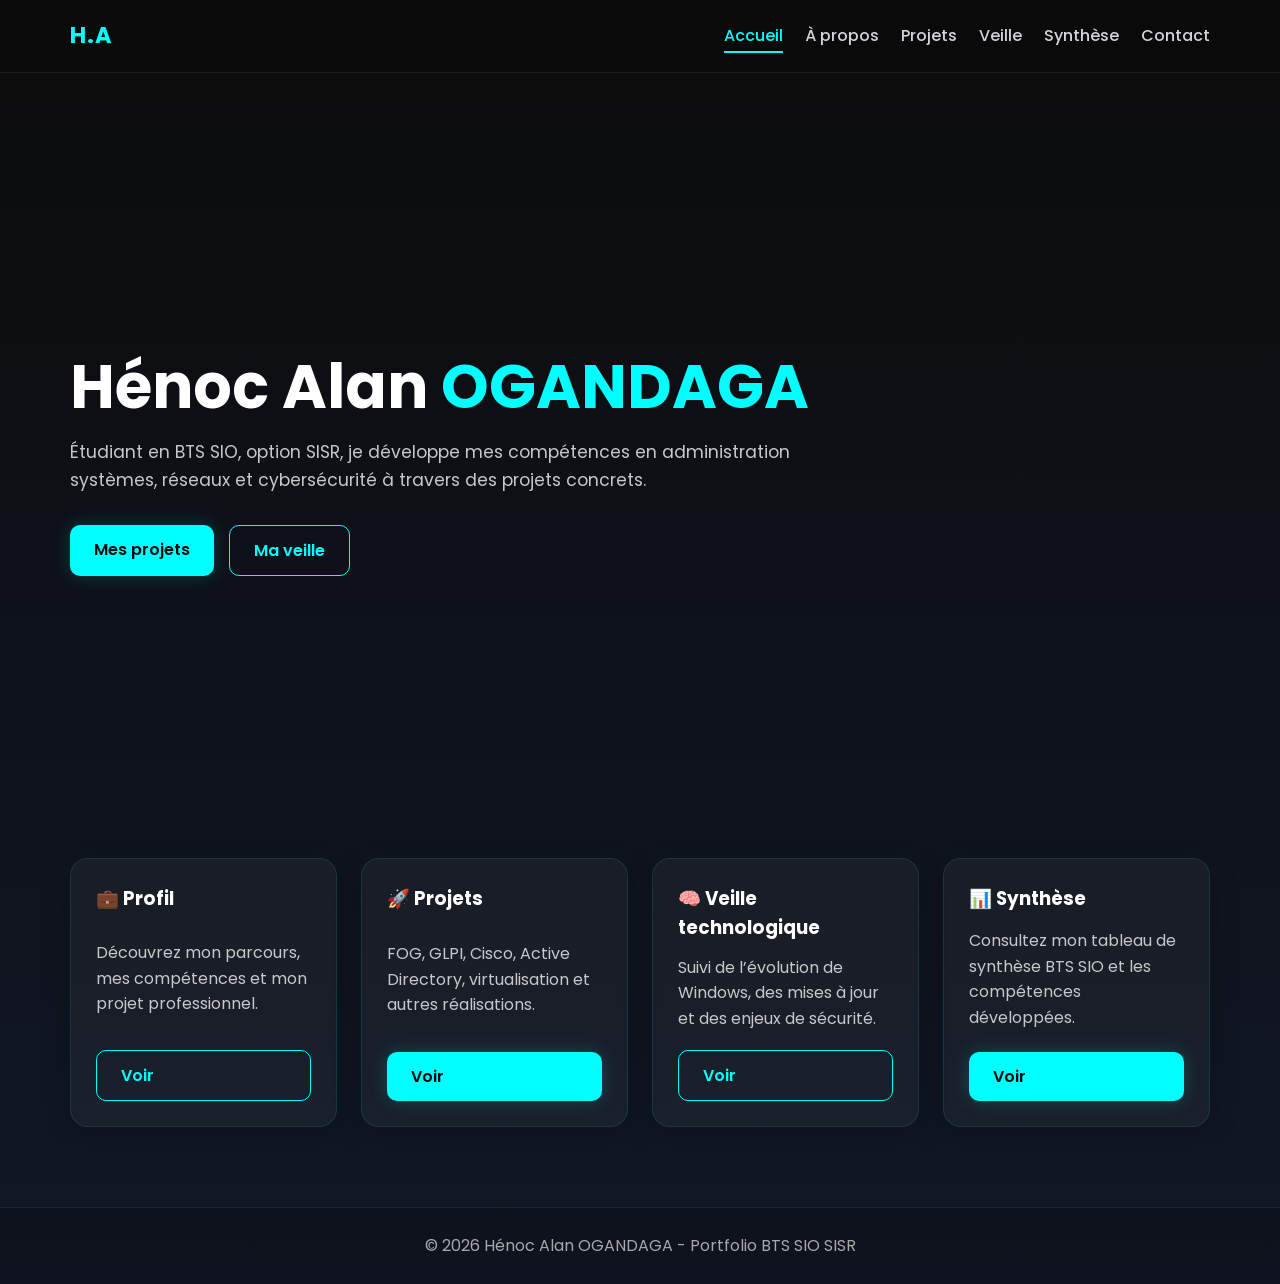
<file: index.html>
<!DOCTYPE html>
<html lang="fr">
<head>
  <meta charset="UTF-8">
  <meta name="viewport" content="width=device-width, initial-scale=1.0">
  <title>Portfolio - Hénoc Alan OGANDAGA</title>
  <link rel="stylesheet" href="style.css">
  <link href="https://fonts.googleapis.com/css2?family=Poppins:wght@400;500;600;700&display=swap" rel="stylesheet">
</head>
<body>

  <header>
    <nav>
      <div class="logo">H.A</div>
      <ul>
        <li><a href="index.html" class="active">Accueil</a></li>
        <li><a href="about.html">À propos</a></li>
        <li><a href="projects.html">Projets</a></li>
        <li><a href="veille.html">Veille</a></li>
        <li><a href="synthese.html">Synthèse</a></li>
        <li><a href="contact.html">Contact</a></li>
      </ul>
    </nav>
  </header>

  <section class="hero">
    <h1>Hénoc Alan <span>OGANDAGA</span></h1>
    <p>
      Étudiant en BTS SIO, option SISR, je développe mes compétences en administration
      systèmes, réseaux et cybersécurité à travers des projets concrets.
    </p>

    <div class="hero-buttons">
      <a href="projects.html" class="btn">Mes projets</a>
      <a href="veille.html" class="btn-outline">Ma veille</a>
    </div>
  </section>

  <section class="info-blocks">
    <div class="block">
      <h3>💼 Profil</h3>
      <p>Découvrez mon parcours, mes compétences et mon projet professionnel.</p>
      <a href="about.html" class="btn-outline">Voir</a>
    </div>

    <div class="block">
      <h3>🚀 Projets</h3>
      <p>FOG, GLPI, Cisco, Active Directory, virtualisation et autres réalisations.</p>
      <a href="projects.html" class="btn">Voir</a>
    </div>

    <div class="block">
      <h3>🧠 Veille technologique</h3>
      <p>Suivi de l’évolution de Windows, des mises à jour et des enjeux de sécurité.</p>
      <a href="veille.html" class="btn-outline">Voir</a>
    </div>

    <div class="block">
      <h3>📊 Synthèse</h3>
      <p>Consultez mon tableau de synthèse BTS SIO et les compétences développées.</p>
      <a href="synthese.html" class="btn">Voir</a>
    </div>
  </section>

  <footer>
    © 2026 Hénoc Alan OGANDAGA - Portfolio BTS SIO SISR
  </footer>

</body>
</html>
</file>
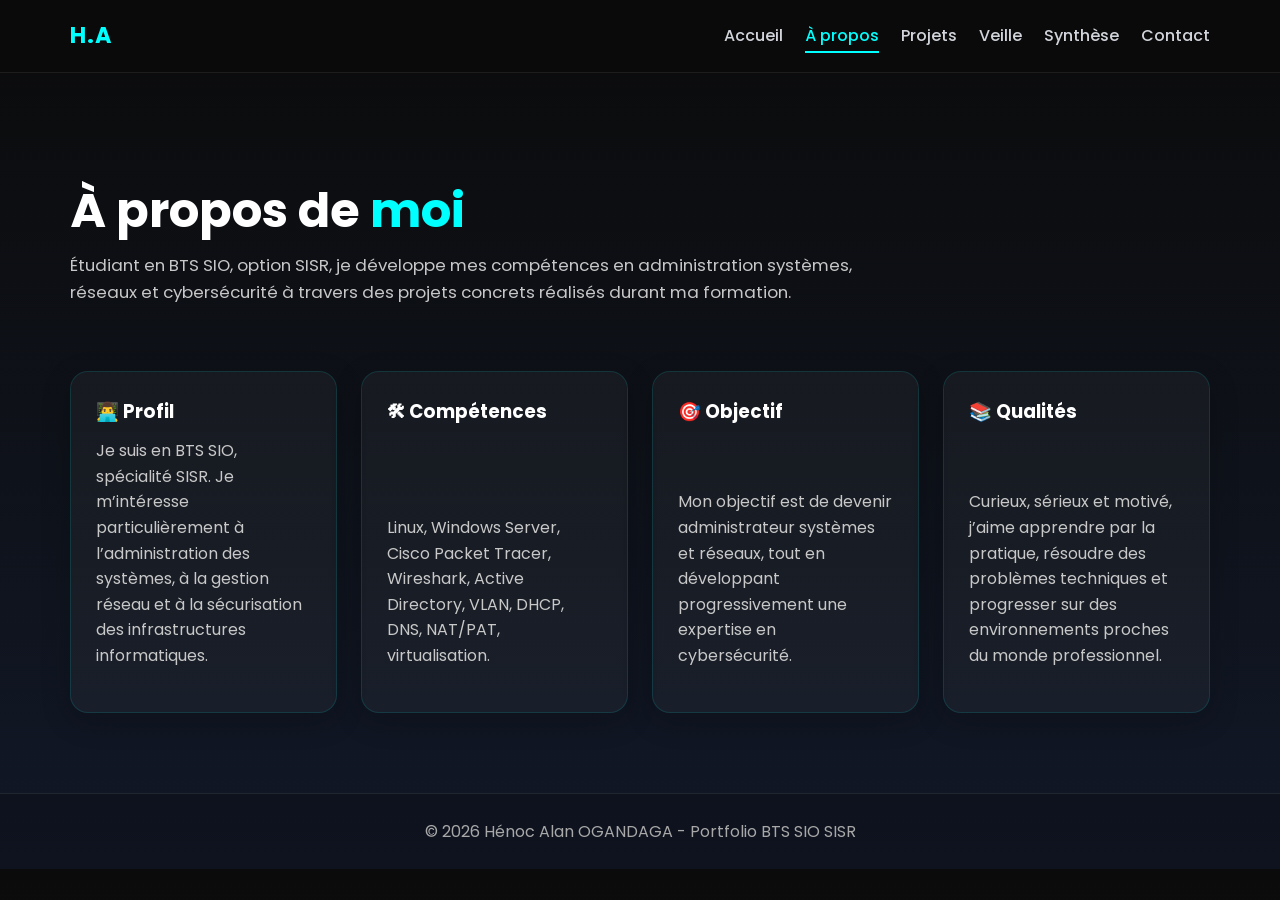
<file: about.html>
<!DOCTYPE html>
<html lang="fr">
<head>
  <meta charset="UTF-8">
  <meta name="viewport" content="width=device-width, initial-scale=1.0">
  <title>À propos - Hénoc Alan OGANDAGA</title>
  <link rel="stylesheet" href="style.css">
  <link href="https://fonts.googleapis.com/css2?family=Poppins:wght@400;500;600;700&display=swap" rel="stylesheet">
</head>
<body>

  <header>
    <nav>
      <div class="logo">H.A</div>
      <ul>
        <li><a href="index.html">Accueil</a></li>
        <li><a href="about.html" class="active">À propos</a></li>
        <li><a href="projects.html">Projets</a></li>
        <li><a href="veille.html">Veille</a></li>
        <li><a href="synthese.html">Synthèse</a></li>
        <li><a href="contact.html">Contact</a></li>
      </ul>
    </nav>
  </header>

  <section class="page-hero">
    <h1>À propos de <span>moi</span></h1>
    <p>
      Étudiant en BTS SIO, option SISR, je développe mes compétences en administration systèmes,
      réseaux et cybersécurité à travers des projets concrets réalisés durant ma formation.
    </p>
  </section>

  <section class="info-blocks">
    <div class="block">
      <h3>👨‍💻 Profil</h3>
      <p>
        Je suis en BTS SIO, spécialité SISR. Je m’intéresse particulièrement à l’administration
        des systèmes, à la gestion réseau et à la sécurisation des infrastructures informatiques.
      </p>
    </div>

    <div class="block">
      <h3>🛠 Compétences</h3>
      <p>
        Linux, Windows Server, Cisco Packet Tracer, Wireshark, Active Directory, VLAN,
        DHCP, DNS, NAT/PAT, virtualisation.
      </p>
    </div>

    <div class="block">
      <h3>🎯 Objectif</h3>
      <p>
        Mon objectif est de devenir administrateur systèmes et réseaux, tout en développant
        progressivement une expertise en cybersécurité.
      </p>
    </div>

    <div class="block">
      <h3>📚 Qualités</h3>
      <p>
        Curieux, sérieux et motivé, j’aime apprendre par la pratique, résoudre des problèmes
        techniques et progresser sur des environnements proches du monde professionnel.
      </p>
    </div>
  </section>

  <footer>
    © 2026 Hénoc Alan OGANDAGA - Portfolio BTS SIO SISR
  </footer>

</body>
</html>
</file>
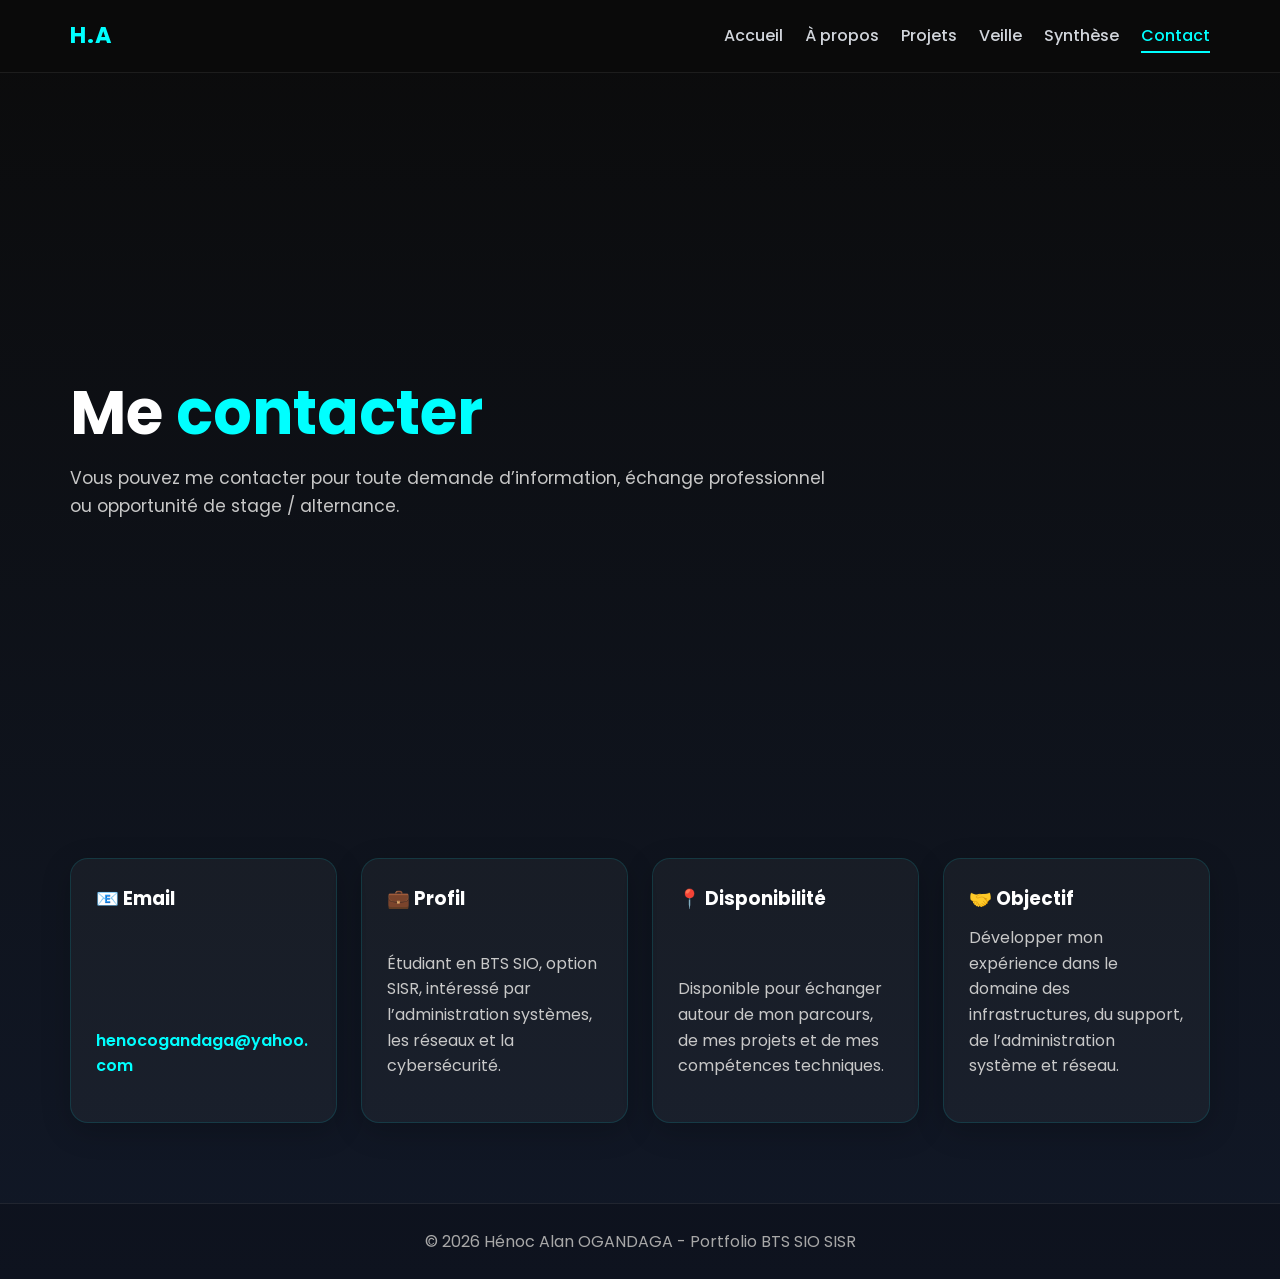
<file: contact.html>
<!DOCTYPE html>
<html lang="fr">
<head>
  <meta charset="UTF-8">
  <meta name="viewport" content="width=device-width, initial-scale=1.0">
  <title>Contact - Hénoc Alan OGANDAGA</title>
  <link rel="stylesheet" href="style.css">
  <link href="https://fonts.googleapis.com/css2?family=Poppins:wght@400;500;600;700&display=swap" rel="stylesheet">
</head>
<body>

  <header>
    <nav>
      <div class="logo">H.A</div>
      <ul>
        <li><a href="index.html">Accueil</a></li>
        <li><a href="about.html">À propos</a></li>
        <li><a href="projects.html">Projets</a></li>
        <li><a href="veille.html">Veille</a></li>
        <li><a href="synthese.html">Synthèse</a></li>
        <li><a href="contact.html" class="active">Contact</a></li>
      </ul>
    </nav>
  </header>

  <section class="hero">
    <h1>Me <span>contacter</span></h1>
    <p>
      Vous pouvez me contacter pour toute demande d’information, échange professionnel
      ou opportunité de stage / alternance.
    </p>
  </section>

  <section class="info-blocks">
    <div class="block">
      <h3>📧 Email</h3>
      <p>
        <a href="mailto:henocogandaga@yahoo.com" class="contact-link">
          henocogandaga@yahoo.com
        </a>
      </p>
    </div>

    <div class="block">
      <h3>💼 Profil</h3>
      <p>
        Étudiant en BTS SIO, option SISR, intéressé par l’administration systèmes,
        les réseaux et la cybersécurité.
      </p>
    </div>

    <div class="block">
      <h3>📍 Disponibilité</h3>
      <p>
        Disponible pour échanger autour de mon parcours, de mes projets
        et de mes compétences techniques.
      </p>
    </div>

    <div class="block">
      <h3>🤝 Objectif</h3>
      <p>
        Développer mon expérience dans le domaine des infrastructures,
        du support, de l’administration système et réseau.
      </p>
    </div>
  </section>

  <footer>
    © 2026 Hénoc Alan OGANDAGA - Portfolio BTS SIO SISR
  </footer>

</body>
</html>
</file>
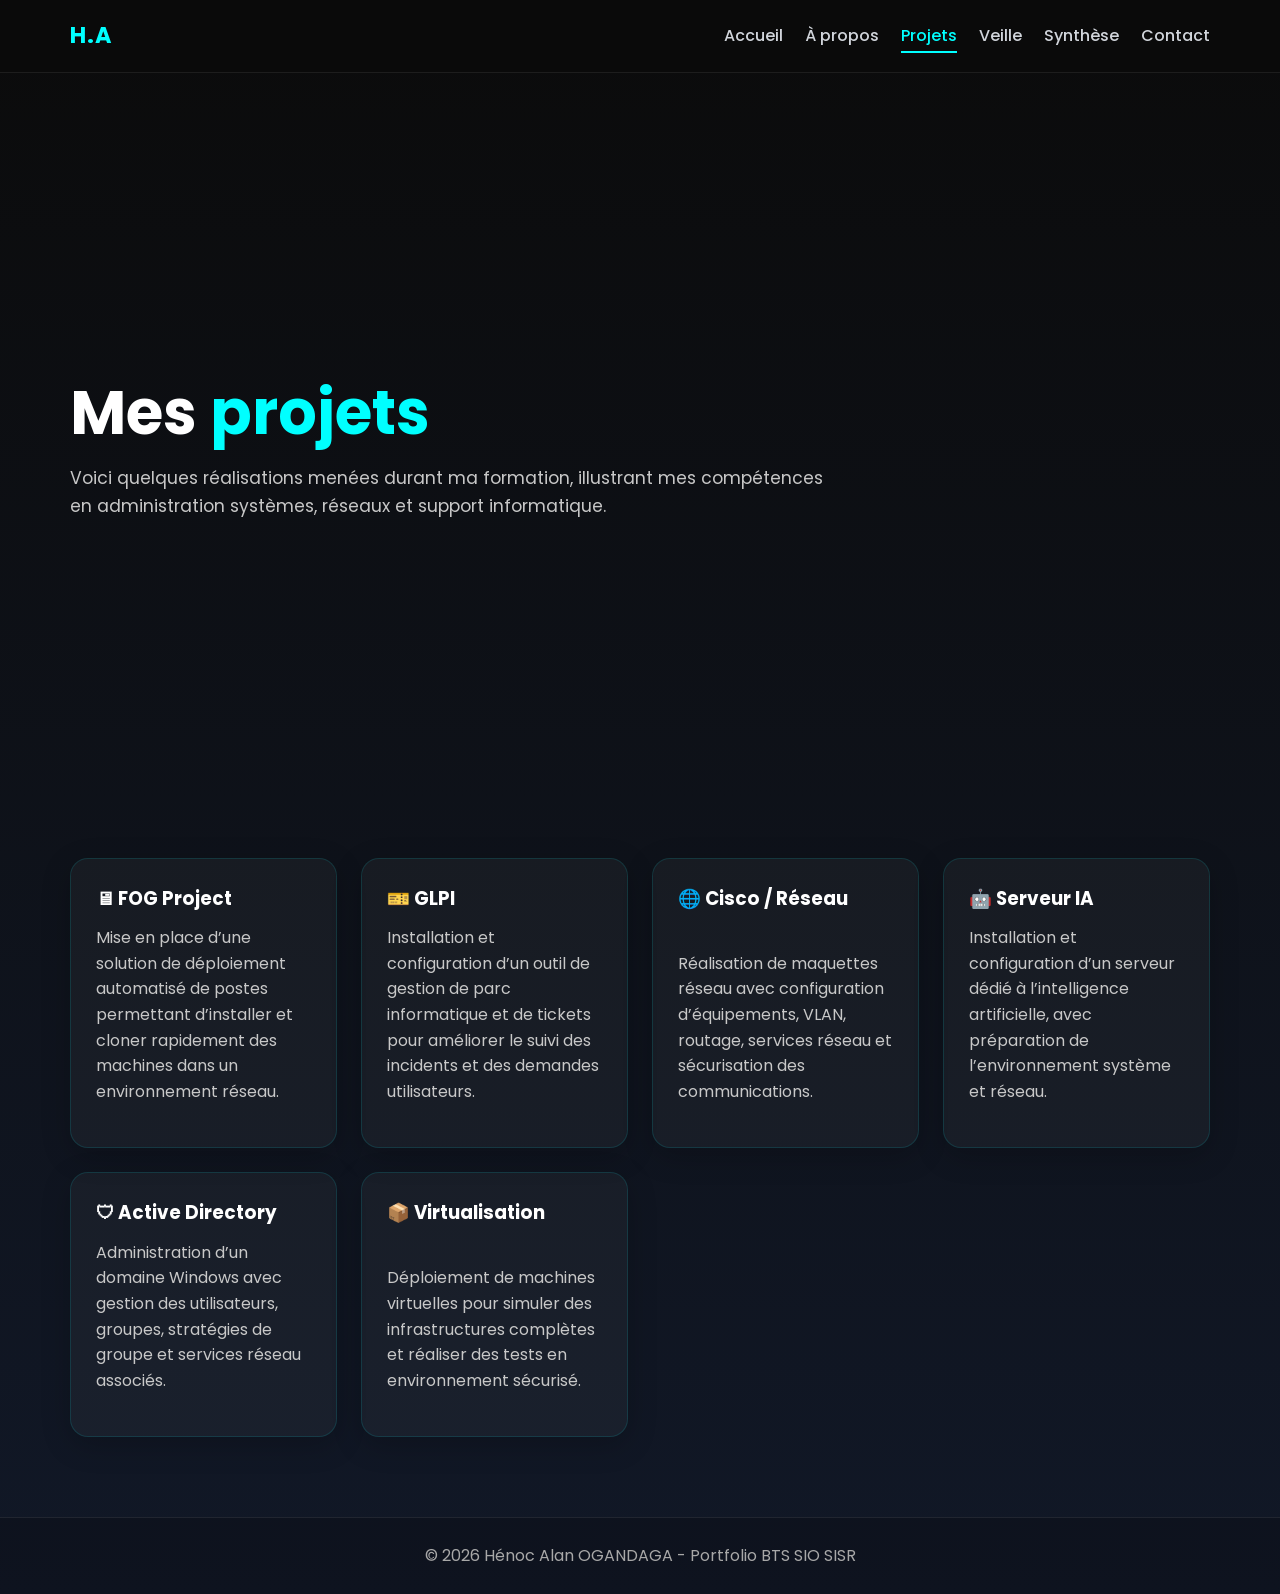
<file: projects.html>
<!DOCTYPE html>
<html lang="fr">
<head>
  <meta charset="UTF-8">
  <meta name="viewport" content="width=device-width, initial-scale=1.0">
  <title>Projets - Hénoc Alan OGANDAGA</title>
  <link rel="stylesheet" href="style.css">
  <link href="https://fonts.googleapis.com/css2?family=Poppins:wght@400;500;600;700&display=swap" rel="stylesheet">
</head>
<body>

  <header>
    <nav>
      <div class="logo">H.A</div>
      <ul>
        <li><a href="index.html">Accueil</a></li>
        <li><a href="about.html">À propos</a></li>
        <li><a href="projects.html" class="active">Projets</a></li>
        <li><a href="veille.html">Veille</a></li>
        <li><a href="synthese.html">Synthèse</a></li>
        <li><a href="contact.html">Contact</a></li>
      </ul>
    </nav>
  </header>

  <section class="hero">
    <h1>Mes <span>projets</span></h1>
    <p>
      Voici quelques réalisations menées durant ma formation, illustrant mes compétences
      en administration systèmes, réseaux et support informatique.
    </p>
  </section>

  <section class="info-blocks">
    <div class="block">
      <h3>🖥 FOG Project</h3>
      <p>
        Mise en place d’une solution de déploiement automatisé de postes permettant
        d’installer et cloner rapidement des machines dans un environnement réseau.
      </p>
    </div>

    <div class="block">
      <h3>🎫 GLPI</h3>
      <p>
        Installation et configuration d’un outil de gestion de parc informatique
        et de tickets pour améliorer le suivi des incidents et des demandes utilisateurs.
      </p>
    </div>

    <div class="block">
      <h3>🌐 Cisco / Réseau</h3>
      <p>
        Réalisation de maquettes réseau avec configuration d’équipements, VLAN,
        routage, services réseau et sécurisation des communications.
      </p>
    </div>

    <div class="block">
      <h3>🤖 Serveur IA</h3>
      <p>
        Installation et configuration d’un serveur dédié à l’intelligence artificielle,
        avec préparation de l’environnement système et réseau.
      </p>
    </div>

    <div class="block">
      <h3>🛡 Active Directory</h3>
      <p>
        Administration d’un domaine Windows avec gestion des utilisateurs,
        groupes, stratégies de groupe et services réseau associés.
      </p>
    </div>

    <div class="block">
      <h3>📦 Virtualisation</h3>
      <p>
        Déploiement de machines virtuelles pour simuler des infrastructures
        complètes et réaliser des tests en environnement sécurisé.
      </p>
    </div>
  </section>

  <footer>
    © 2026 Hénoc Alan OGANDAGA - Portfolio BTS SIO SISR
  </footer>

</body>
</html>
</file>
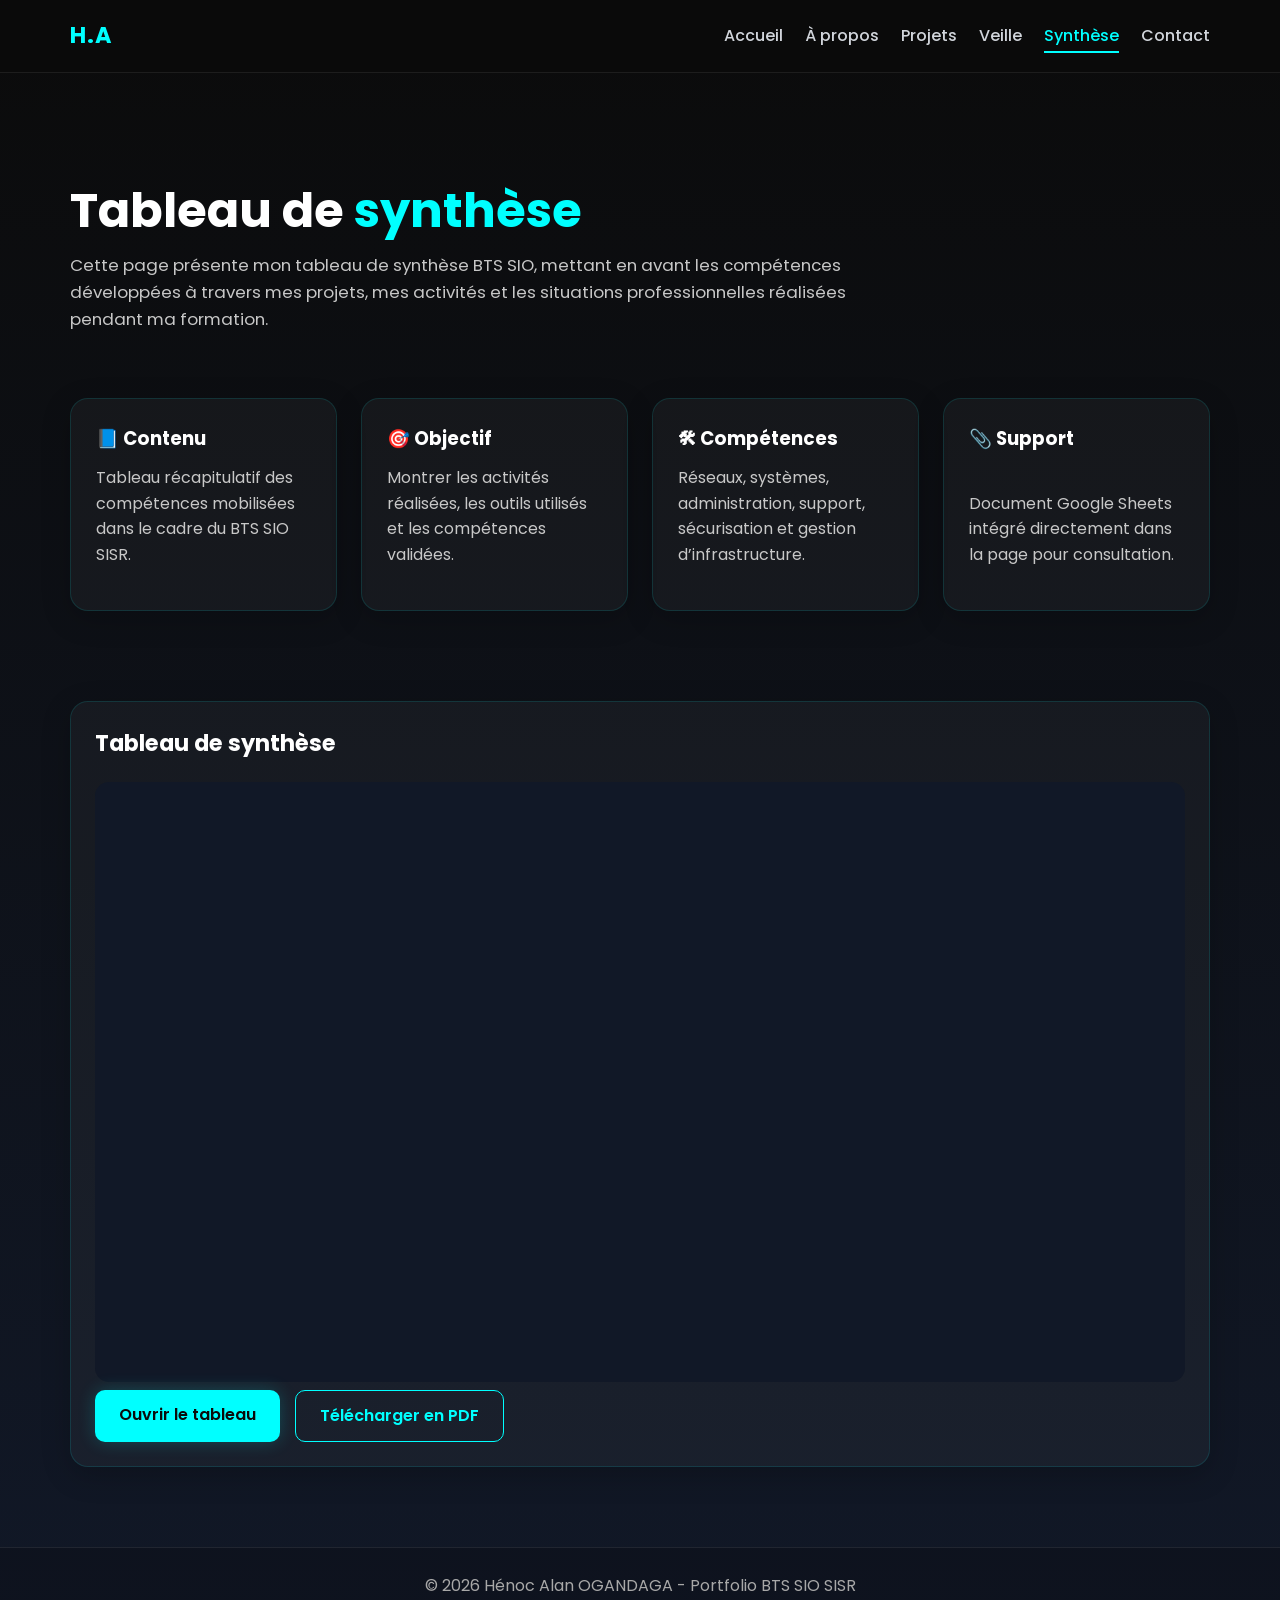
<file: synthese.html>
<!DOCTYPE html>
<html lang="fr">
<head>
  <meta charset="UTF-8">
  <meta name="viewport" content="width=device-width, initial-scale=1.0">
  <title>Synthèse - Hénoc Alan OGANDAGA</title>
  <link rel="stylesheet" href="style.css">
  <link href="https://fonts.googleapis.com/css2?family=Poppins:wght@400;500;600;700&display=swap" rel="stylesheet">
</head>
<body>

<header>
  <nav>
    <div class="logo">H.A</div>
    <ul>
      <li><a href="index.html">Accueil</a></li>
      <li><a href="about.html">À propos</a></li>
      <li><a href="projects.html">Projets</a></li>
      <li><a href="veille.html">Veille</a></li>
      <li><a href="synthese.html" class="active">Synthèse</a></li>
      <li><a href="contact.html">Contact</a></li>
    </ul>
  </nav>
</header>

<section class="page-hero">
  <h1>Tableau de <span>synthèse</span></h1>
  <p>
    Cette page présente mon tableau de synthèse BTS SIO, mettant en avant
    les compétences développées à travers mes projets, mes activités et
    les situations professionnelles réalisées pendant ma formation.
  </p>
</section>

<section class="info-blocks">
  <div class="block">
    <h3>📘 Contenu</h3>
    <p>
      Tableau récapitulatif des compétences mobilisées dans le cadre du BTS SIO SISR.
    </p>
  </div>

  <div class="block">
    <h3>🎯 Objectif</h3>
    <p>
      Montrer les activités réalisées, les outils utilisés et les compétences validées.
    </p>
  </div>

  <div class="block">
    <h3>🛠 Compétences</h3>
    <p>
      Réseaux, systèmes, administration, support, sécurisation et gestion d’infrastructure.
    </p>
  </div>

  <div class="block">
    <h3>📎 Support</h3>
    <p>
      Document Google Sheets intégré directement dans la page pour consultation.
    </p>
  </div>
</section>

<section class="presentation-section">
  <div class="presentation-card">
    <h2>Tableau de synthèse</h2>

    <iframe 
      src="https://docs.google.com/spreadsheets/d/1VLZqQ57CY3e531BcMDynjGAliVUz3rfY/preview"
      allowfullscreen>
    </iframe>

    <div class="presentation-actions">
      <a href="https://docs.google.com/spreadsheets/d/1VLZqQ57CY3e531BcMDynjGAliVUz3rfY/preview" target="_blank" class="btn">
        Ouvrir le tableau
      </a>

      <a href="https://docs.google.com/spreadsheets/d/1VLZqQ57CY3e531BcMDynjGAliVUz3rfY/export?format=pdf" target="_blank" class="btn-outline">
        Télécharger en PDF
      </a>
    </div>
  </div>
</section>

<footer>
  © 2026 Hénoc Alan OGANDAGA - Portfolio BTS SIO SISR
</footer>

</body>
</html>
</file>
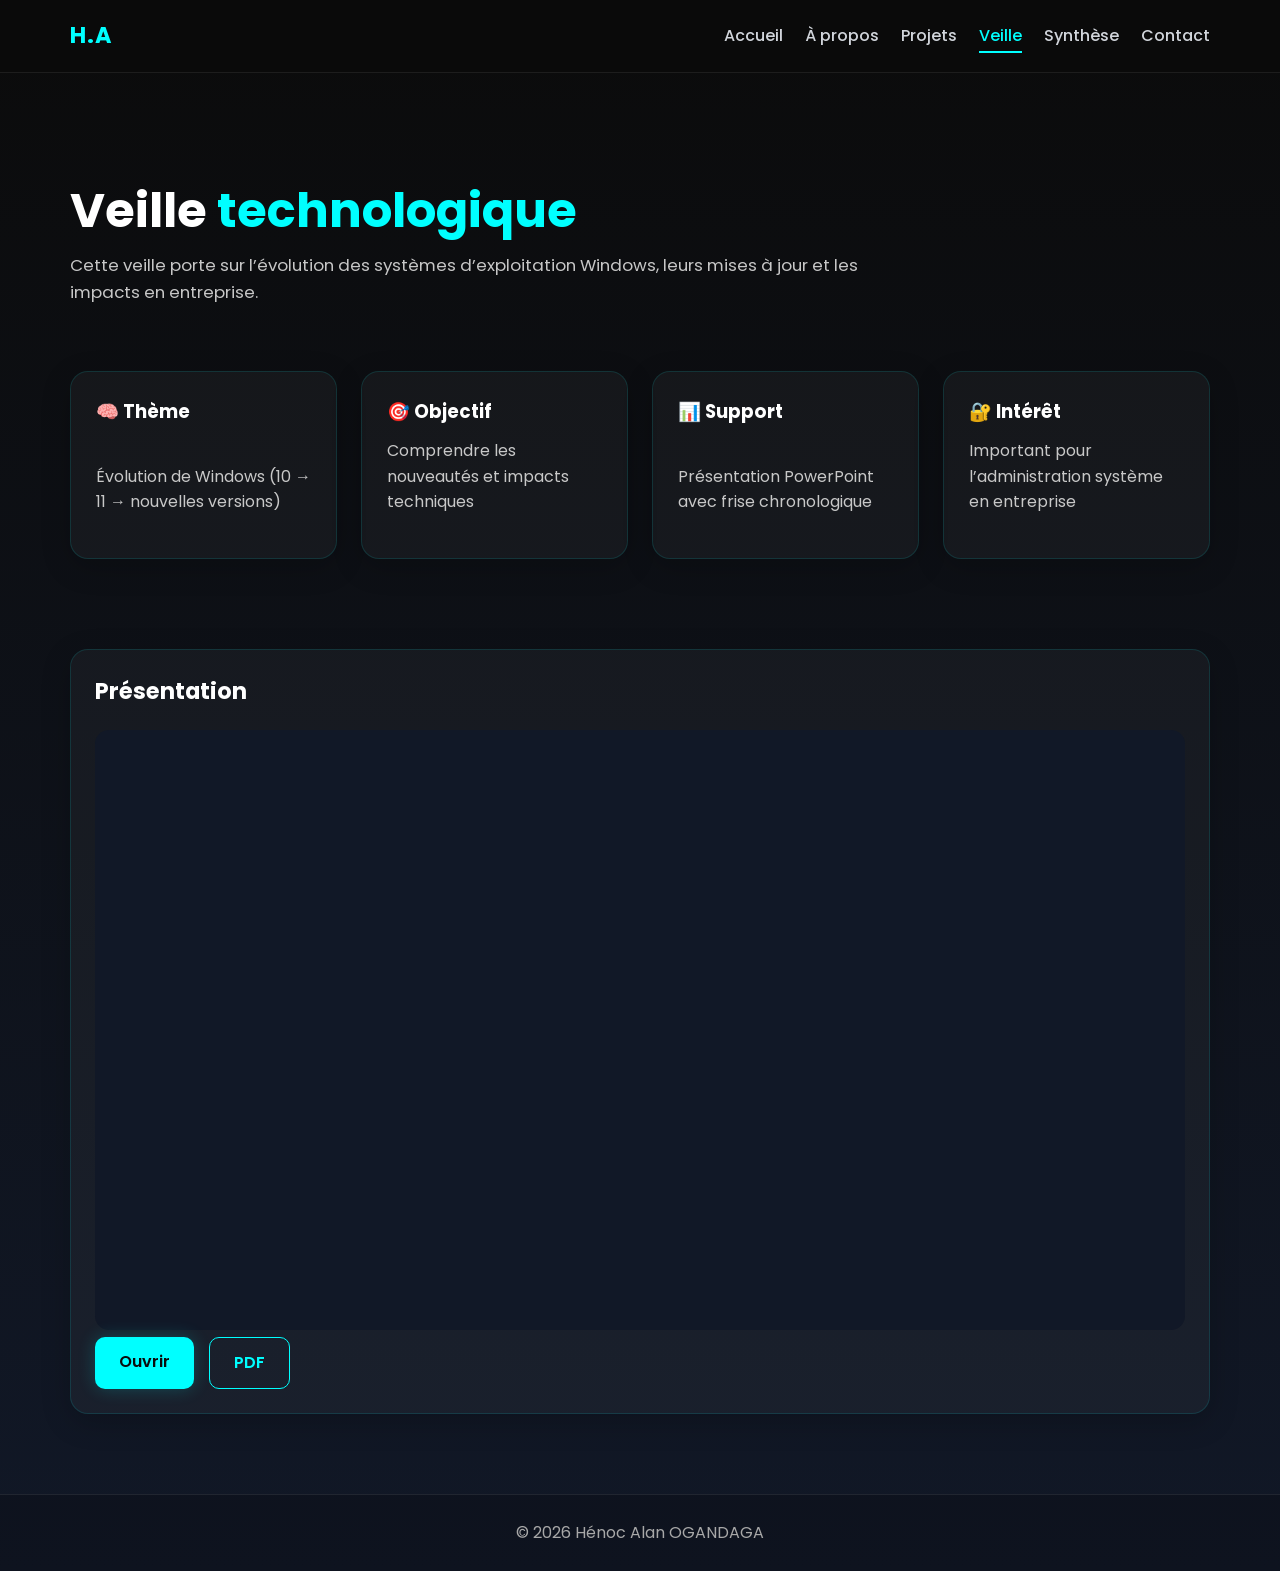
<file: veille.html>
<!DOCTYPE html>
<html lang="fr">
<head>
  <meta charset="UTF-8">
  <meta name="viewport" content="width=device-width, initial-scale=1.0">
  <title>Veille - Hénoc Alan OGANDAGA</title>
  <link rel="stylesheet" href="style.css">
  <link href="https://fonts.googleapis.com/css2?family=Poppins:wght@400;500;600;700&display=swap" rel="stylesheet">
</head>
<body>

<header>
  <nav>
    <div class="logo">H.A</div>
    <ul>
      <li><a href="index.html">Accueil</a></li>
      <li><a href="about.html">À propos</a></li>
      <li><a href="projects.html">Projets</a></li>
      <li><a href="veille.html" class="active">Veille</a></li>
      <li><a href="synthese.html">Synthèse</a></li>
      <li><a href="contact.html">Contact</a></li>
    </ul>
  </nav>
</header>

<section class="page-hero">
  <h1>Veille <span>technologique</span></h1>
  <p>
    Cette veille porte sur l’évolution des systèmes d’exploitation Windows,
    leurs mises à jour et les impacts en entreprise.
  </p>
</section>

<section class="info-blocks">
  <div class="block">
    <h3>🧠 Thème</h3>
    <p>Évolution de Windows (10 → 11 → nouvelles versions)</p>
  </div>

  <div class="block">
    <h3>🎯 Objectif</h3>
    <p>Comprendre les nouveautés et impacts techniques</p>
  </div>

  <div class="block">
    <h3>📊 Support</h3>
    <p>Présentation PowerPoint avec frise chronologique</p>
  </div>

  <div class="block">
    <h3>🔐 Intérêt</h3>
    <p>Important pour l’administration système en entreprise</p>
  </div>
</section>

<section class="presentation-section">
  <div class="presentation-card">
    <h2>Présentation</h2>

    <iframe 
      src="https://docs.google.com/presentation/d/1373xzFYxpRHX5etsHx-bGtzccq357cBF/preview"
      allowfullscreen>
    </iframe>

    <div class="presentation-actions">
      <a href="https://docs.google.com/presentation/d/1373xzFYxpRHX5etsHx-bGtzccq357cBF/preview" target="_blank" class="btn">
        Ouvrir
      </a>

      <a href="https://docs.google.com/presentation/d/1373xzFYxpRHX5etsHx-bGtzccq357cBF/export/pdf" target="_blank" class="btn-outline">
        PDF
      </a>
    </div>

  </div>
</section>

<footer>
  © 2026 Hénoc Alan OGANDAGA
</footer>

</body>
</html>
</file>
<file: style.css>
/* =========================
   RESET
========================= */
* {
  margin: 0;
  padding: 0;
  box-sizing: border-box;
}

/* =========================
   BASE
========================= */
body {
  font-family: 'Poppins', sans-serif;
  background: linear-gradient(180deg, #0b0b0b 0%, #111827 100%);
  color: #ffffff;
  line-height: 1.6;
}

a {
  text-decoration: none;
}

/* =========================
   HEADER / NAVBAR
========================= */
header {
  position: sticky;
  top: 0;
  z-index: 1000;
  background: rgba(11, 11, 11, 0.88);
  backdrop-filter: blur(10px);
  border-bottom: 1px solid rgba(255, 255, 255, 0.08);
}

nav {
  max-width: 1200px;
  margin: 0 auto;
  padding: 18px 30px;
  display: flex;
  justify-content: space-between;
  align-items: center;
  gap: 20px;
}

.logo {
  font-size: 1.4rem;
  font-weight: 700;
  color: #00ffff;
  letter-spacing: 1px;
}

nav ul {
  list-style: none;
  display: flex;
  gap: 22px;
  flex-wrap: wrap;
}

nav ul li a {
  color: #d1d5db;
  font-weight: 500;
  transition: 0.3s ease;
  position: relative;
}

nav ul li a:hover,
nav ul li a.active {
  color: #00ffff;
}

nav ul li a::after {
  content: "";
  position: absolute;
  left: 0;
  bottom: -6px;
  width: 0;
  height: 2px;
  background: #00ffff;
  transition: width 0.3s ease;
}

nav ul li a:hover::after,
nav ul li a.active::after {
  width: 100%;
}

/* =========================
   HERO ACCUEIL
========================= */
.hero {
  min-height: 85vh;
  max-width: 1200px;
  margin: 0 auto;
  padding: 100px 30px 80px;
  display: flex;
  flex-direction: column;
  justify-content: center;
}

.hero h1 {
  font-size: 3.8rem;
  line-height: 1.1;
  margin-bottom: 18px;
}

.hero h1 span {
  color: #00ffff;
}

.hero p {
  max-width: 760px;
  font-size: 1.08rem;
  color: #c7c7c7;
  margin-bottom: 30px;
}

/* =========================
   HERO PAGES INTERNES
========================= */
.page-hero {
  max-width: 1200px;
  margin: 0 auto;
  padding: 110px 30px 45px;
}

.page-hero h1 {
  font-size: 3rem;
  line-height: 1.15;
  margin-bottom: 14px;
}

.page-hero h1 span {
  color: #00ffff;
}

.page-hero p {
  max-width: 800px;
  font-size: 1.05rem;
  color: #c7c7c7;
}

/* =========================
   BOUTONS
========================= */
.hero-buttons,
.presentation-actions {
  display: flex;
  gap: 15px;
  flex-wrap: wrap;
}

.btn,
.btn-outline {
  display: inline-block;
  padding: 12px 24px;
  border-radius: 10px;
  font-weight: 600;
  transition: 0.3s ease;
}

.btn {
  background: #00ffff;
  color: #0b0b0b;
  box-shadow: 0 0 18px rgba(0, 255, 255, 0.2);
}

.btn:hover {
  background: #7affff;
  transform: translateY(-2px);
}

.btn-outline {
  border: 1px solid #00ffff;
  color: #00ffff;
  background: transparent;
}

.btn-outline:hover {
  background: rgba(0, 255, 255, 0.08);
  transform: translateY(-2px);
}

/* =========================
   BLOCS / CARTES
========================= */
.info-blocks {
  max-width: 1200px;
  margin: 0 auto;
  padding: 20px 30px 80px;
  display: grid;
  grid-template-columns: repeat(4, 1fr);
  gap: 24px;
}

.block {
  background: rgba(255, 255, 255, 0.04);
  border: 1px solid rgba(0, 255, 255, 0.12);
  border-radius: 18px;
  padding: 25px;
  transition: 0.3s ease;
  box-shadow: 0 8px 30px rgba(0, 0, 0, 0.2);
  display: flex;
  flex-direction: column;
  justify-content: space-between;
}

.block:hover {
  transform: translateY(-6px);
  border-color: rgba(0, 255, 255, 0.35);
  box-shadow: 0 10px 30px rgba(0, 255, 255, 0.12);
}

.block h3 {
  font-size: 1.15rem;
  margin-bottom: 12px;
  color: #ffffff;
}

.block p {
  color: #c8c8c8;
  margin-bottom: 18px;
}

/* =========================
   CONTACT
========================= */
.contact-link {
  color: #00ffff;
  font-weight: 600;
  word-break: break-word;
}

.contact-link:hover {
  text-decoration: underline;
}

/* =========================
   SECTION PRESENTATION / IFRAME
========================= */
.presentation-section {
  max-width: 1200px;
  margin: 0 auto;
  padding: 10px 30px 80px;
}

.presentation-card {
  background: rgba(255, 255, 255, 0.04);
  border: 1px solid rgba(0, 255, 255, 0.12);
  border-radius: 18px;
  padding: 24px;
  box-shadow: 0 8px 30px rgba(0, 0, 0, 0.2);
}

.presentation-card h2 {
  margin-bottom: 20px;
  font-size: 1.4rem;
  color: #ffffff;
}

.presentation-card iframe {
  width: 100%;
  min-height: 600px;
  border: 0;
  border-radius: 14px;
  background: #111827;
}

/* =========================
   FOOTER
========================= */
footer {
  text-align: center;
  padding: 25px 20px;
  color: #a8a8a8;
  border-top: 1px solid rgba(255, 255, 255, 0.08);
  background: rgba(0, 0, 0, 0.2);
}

/* =========================
   RESPONSIVE
========================= */
@media (max-width: 992px) {
  .hero h1 {
    font-size: 3rem;
  }

  .page-hero h1 {
    font-size: 2.5rem;
  }

  .info-blocks {
    grid-template-columns: repeat(2, 1fr);
  }
}

@media (max-width: 768px) {
  nav {
    flex-direction: column;
    padding: 16px 20px;
  }

  nav ul {
    justify-content: center;
    gap: 16px;
  }

  .hero {
    min-height: auto;
    padding: 80px 20px 60px;
    text-align: center;
    align-items: center;
  }

  .hero h1 {
    font-size: 2.35rem;
  }

  .hero p {
    font-size: 1rem;
  }

  .page-hero {
    padding: 85px 20px 35px;
    text-align: center;
  }

  .page-hero h1 {
    font-size: 2.1rem;
  }

  .page-hero p {
    font-size: 1rem;
    margin: 0 auto;
  }

  .hero-buttons,
  .presentation-actions {
    justify-content: center;
  }

  .info-blocks {
    grid-template-columns: 1fr;
    padding: 20px 20px 60px;
  }

  .presentation-section {
    padding: 10px 20px 60px;
  }

  .presentation-card {
    padding: 16px;
  }

  .presentation-card iframe {
    min-height: 400px;
  }
}
</file>
